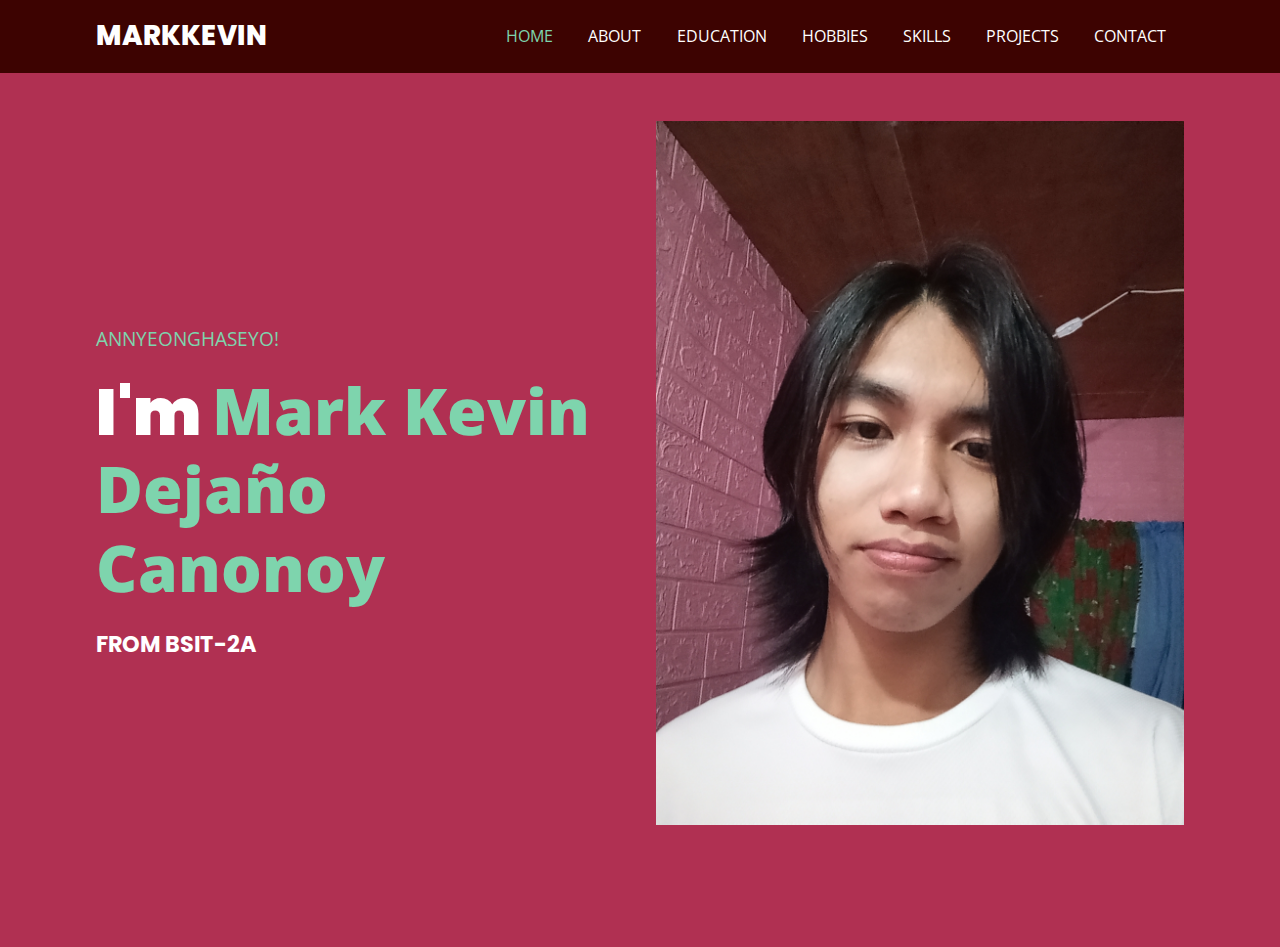
<file: index.html>
<!DOCTYPE html>
<html>
  <head>
    <meta charset="utf-8" />
    <meta http-equiv="X-UA-Compatible" content="IE=edge" />
    <title>Home</title>
    <meta name="description" content="" />
    <meta name="viewport" content="width=device-width, initial-scale=1" />
    <link rel="stylesheet" href="css/utility.css" />
    <link rel="stylesheet" href="css/style.css" />
    <link
      rel="stylesheet"
      href="https://cdnjs.cloudflare.com/ajax/libs/font-awesome/5.15.1/css/all.min.css"
      integrity="sha512-+4zCK9k+qNFUR5X+cKL9EIR+ZOhtIloNl9GIKS57V1MyNsYpYcUrUeQc9vNfzsWfV28IaLL3i96P9sdNyeRssA=="
      crossorigin="anonymous"
    />
    <link
      href="https://fonts.googleapis.com/css2?family=Open+Sans:wght@300;400;600;700;800&family=Poppins:wght@200;300;400;500;600;700;800;900&display=swap"
      rel="stylesheet"
    />
  </head>
  <body>
    <!-- navbar section -->
    <nav class="navbar">
      <div class="container">
        <div class="brand-and-toggler">
          <a href="index.html" class="navbar-brand">MarkKevin</a>
          <button type="button" class="navbar-toggler" id="navbar-toggler">
            <span>
              <i class="fas fa-bars"></i>
            </span>
          </button>
        </div>

        <div class="navbar-collapse">
          <ul class="navbar-nav">
            <li class="nav-item nav-active">
              <a href="index.html" class="nav-link">home</a>
            </li>
            <li class="nav-item">
              <a href="about.html" class="nav-link">about</a>
            </li>
            <li class="nav-item">
              <a href="education.html" class="nav-link">Education</a>
            </li>
            <li class="nav-item">
              <a href="hobbies.html" class="nav-link">hobbies</a>
            </li>
            <li class="nav-item">
              <a href="skills.html" class="nav-link">skills</a>
            </li>
            <li class="nav-item">
              <a href="projects.html" class="nav-link">projects</a>
            </li>
            <li class="nav-item">
              <a href="contact.html" class="nav-link">contact</a>
            </li>
          </ul>
        </div>
      </div>
    </nav>
    <!-- end of navbar section -->

    <!-- home page -->
    <section class="home container">
      <div class="row">
        <div class="row-left">
          <h3>Annyeonghaseyo!</h3>
          <h1>i'm <span>Mark Kevin Dejaño Canonoy</span></h1>
          <h2>From BSIT-2A</h2>
        </div>

        <div class="row-right">
          <div class="img-border">
            <div class="img-container">
              <img src="images/nawong.jpg" alt="my photo" />
            </div>
          </div>
        </div>
      </div>
    </section>
    <!-- end of home page -->
    <script src="js/script.js"></script>
  </body>
</html>
</file>
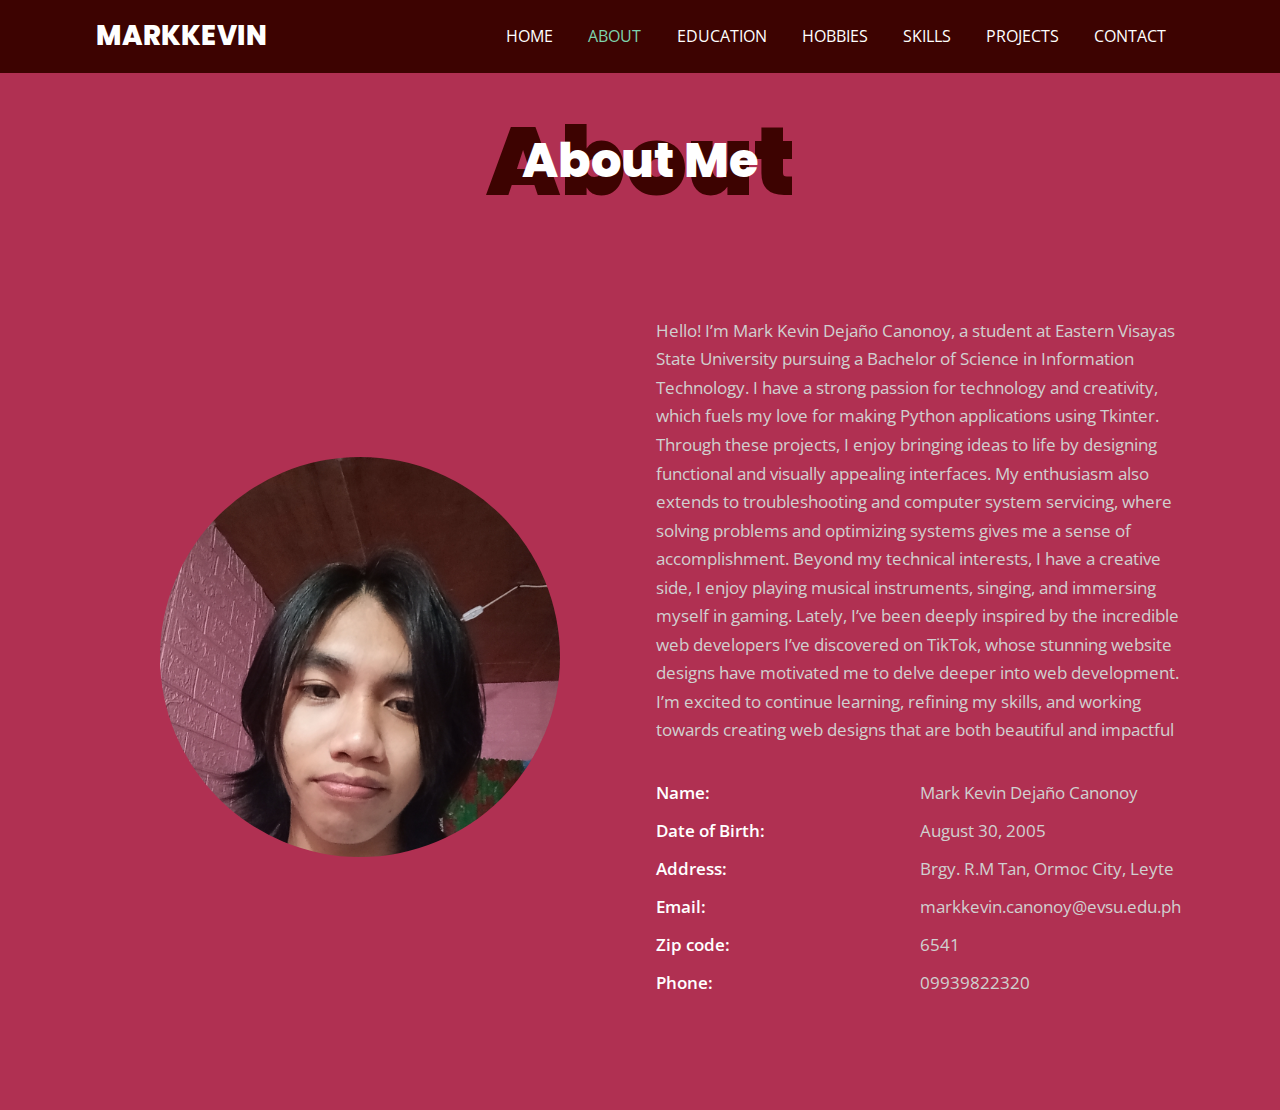
<file: about.html>
<!DOCTYPE html>
<html>
  <head>
    <meta charset="utf-8" />
    <meta http-equiv="X-UA-Compatible" content="IE=edge" />
    <title>About</title>
    <meta name="description" content="" />
    <meta name="viewport" content="width=device-width, initial-scale=1" />
    <link rel="stylesheet" href="css/utility.css" />
    <link rel="stylesheet" href="css/style.css" />
    <link
      rel="stylesheet"
      href="https://cdnjs.cloudflare.com/ajax/libs/font-awesome/5.15.1/css/all.min.css"
      integrity="sha512-+4zCK9k+qNFUR5X+cKL9EIR+ZOhtIloNl9GIKS57V1MyNsYpYcUrUeQc9vNfzsWfV28IaLL3i96P9sdNyeRssA=="
      crossorigin="anonymous"
    />
    <link
      href="https://fonts.googleapis.com/css2?family=Open+Sans:wght@300;400;600;700;800&family=Poppins:wght@200;300;400;500;600;700;800;900&display=swap"
      rel="stylesheet"
    />
  </head>
  <body>
    <!-- navbar section -->
    <nav class="navbar">
      <div class="container">
        <div class="brand-and-toggler">
          <a href="index.html" class="navbar-brand">MarkKevin</a>
          <button type="button" class="navbar-toggler" id="navbar-toggler">
            <span>
              <i class="fas fa-bars"></i>
            </span>
          </button>
        </div>

        <div class="navbar-collapse">
          <ul class="navbar-nav">
            <li class="nav-item">
              <a href="index.html" class="nav-link">home</a>
            </li>
            <li class="nav-item nav-active">
              <a href="about.html" class="nav-link">about</a>
            </li>
            <li class="nav-item">
              <a href="education.html" class="nav-link">Education</a>
            </li>
            <li class="nav-item">
              <a href="hobbies.html" class="nav-link">Hobbies</a>
            </li>
            <li class="nav-item">
              <a href="skills.html" class="nav-link">skills</a>
            </li>
            <li class="nav-item">
              <a href="projects.html" class="nav-link">projects</a>
            </li>
            <li class="nav-item">
              <a href="contact.html" class="nav-link">contact</a>
            </li>
          </ul>
        </div>
      </div>
    </nav>
    <!-- end of navbar section -->

    <!-- about page -->
    <section class="about container">
      <div class="title">
        <h2>about</h2>
        <div>
          <h2>about me</h2>
        </div>
      </div>

      <div class="row">
        <div class="row-left">
          <img src="images/nawong.jpg" alt="about photo" />
        </div>

        <div class="row-right">
          <p class="text">
            Hello! I’m Mark Kevin Dejaño Canonoy, a student at Eastern Visayas
            State University pursuing a Bachelor of Science in Information
            Technology. I have a strong passion for technology and creativity,
            which fuels my love for making Python applications using Tkinter.
            Through these projects, I enjoy bringing ideas to life by designing
            functional and visually appealing interfaces. My enthusiasm also
            extends to troubleshooting and computer system servicing, where
            solving problems and optimizing systems gives me a sense of
            accomplishment. Beyond my technical interests, I have a creative
            side, I enjoy playing musical instruments, singing, and immersing
            myself in gaming. Lately, I’ve been deeply inspired by the
            incredible web developers I’ve discovered on TikTok, whose stunning
            website designs have motivated me to delve deeper into web
            development. I’m excited to continue learning, refining my skills,
            and working towards creating web designs that are both beautiful and
            impactful
          </p>
          <div class="about-content">
            <ul>
              <li class="text">
                <span>Name: </span>
                <span>Mark Kevin Dejaño Canonoy</span>
              </li>
              <li class="text">
                <span>Date of Birth: </span>
                <span>August 30, 2005</span>
              </li>
              <li class="text">
                <span>Address: </span>
                <span>Brgy. R.M Tan, Ormoc City, Leyte</span>
              </li>
              <li class="text">
                <span>Email: </span>
                <span>markkevin.canonoy@evsu.edu.ph</span>
              </li>
              <li class="text">
                <span>Zip code: </span>
                <span>6541</span>
              </li>
              <li class="text">
                <span>Phone: </span>
                <span>09939822320</span>
              </li>
            </ul>
          </div>
        </div>
      </div>
    </section>
    <!-- end of about page -->
    <script src="js/script.js"></script>
  </body>
</html>
</file>
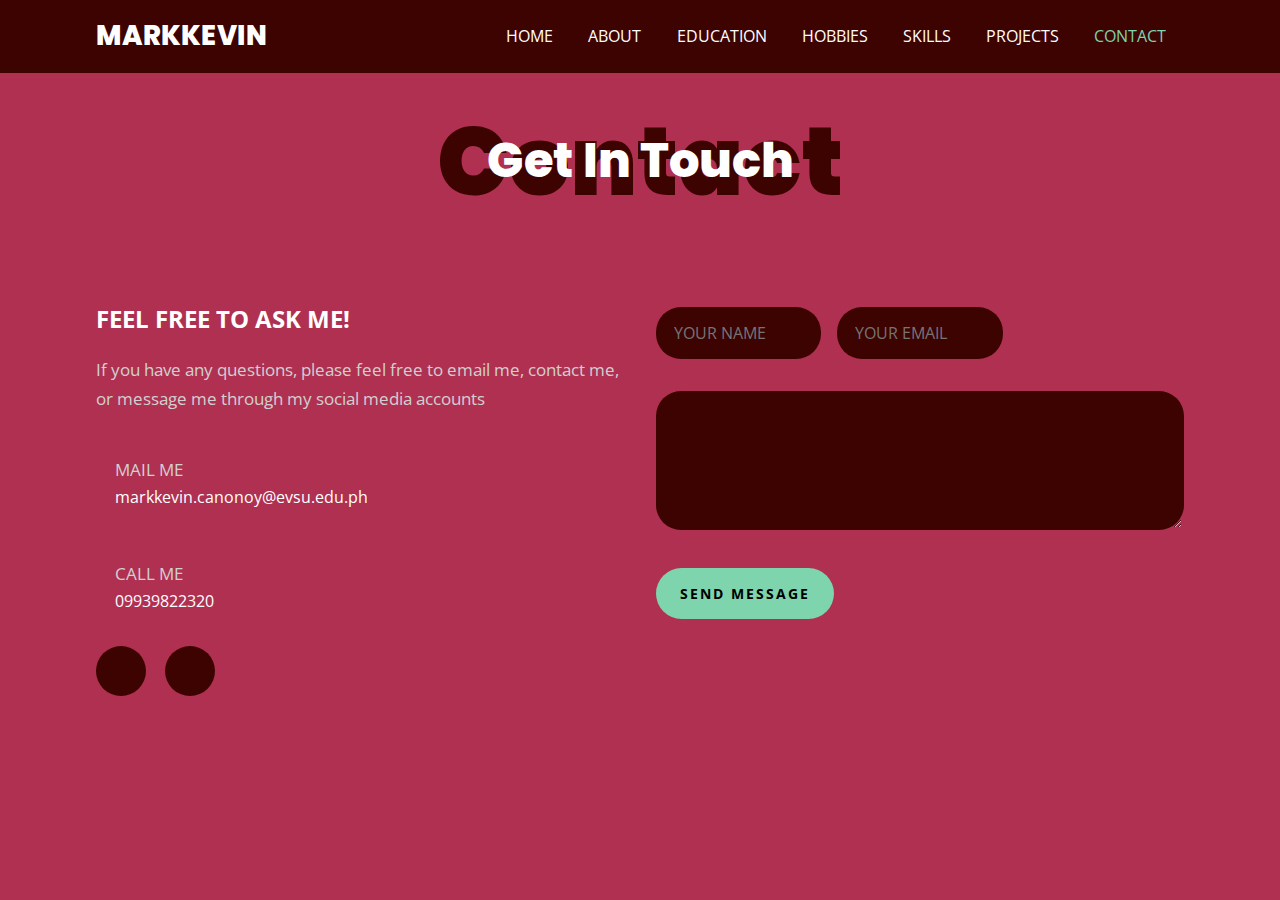
<file: contact.html>
<!DOCTYPE html>
<html>
  <head>
    <meta charset="utf-8" />
    <meta http-equiv="X-UA-Compatible" content="IE=edge" />
    <title>Contact</title>
    <meta name="description" content="" />
    <meta name="viewport" content="width=device-width, initial-scale=1" />
    <link rel="stylesheet" href="css/utility.css" />
    <link rel="stylesheet" href="css/style.css" />
    <link
      rel="stylesheet"
      href="https://cdnjs.cloudflare.com/ajax/libs/font-awesome/5.15.1/css/all.min.css"
      integrity="sha512-+4zCK9k+qNFUR5X+cKL9EIR+ZOhtIloNl9GIKS57V1MyNsYpYcUrUeQc9vNfzsWfV28IaLL3i96P9sdNyeRssA=="
      crossorigin="anonymous"
    />
    <link
      href="https://fonts.googleapis.com/css2?family=Open+Sans:wght@300;400;600;700;800&family=Poppins:wght@200;300;400;500;600;700;800;900&display=swap"
      rel="stylesheet"
    />
  </head>
  <body>
    <!-- navbar section -->
    <nav class="navbar">
      <div class="container">
        <div class="brand-and-toggler">
          <a href="index.html" class="navbar-brand">MarkKevin</a>
          <button type="button" class="navbar-toggler" id="navbar-toggler">
            <span>
              <i class="fas fa-bars"></i>
            </span>
          </button>
        </div>

        <div class="navbar-collapse">
          <ul class="navbar-nav">
            <li class="nav-item">
              <a href="index.html" class="nav-link">home</a>
            </li>
            <li class="nav-item">
              <a href="about.html" class="nav-link">about</a>
            </li>
            <li class="nav-item">
              <a href="education.html" class="nav-link">education</a>
            </li>
            <li class="nav-item">
              <a href="hobbies.html" class="nav-link">hobbies</a>
            </li>
            <li class="nav-item">
              <a href="skills.html" class="nav-link">skills</a>
            </li>
            <li class="nav-item">
              <a href="projects.html" class="nav-link">projects</a>
            </li>
            <li class="nav-item nav-active">
              <a href="contact.html" class="nav-link">contact</a>
            </li>
          </ul>
        </div>
      </div>
    </nav>
    <!-- end of navbar section -->

    <!-- contact page -->
    <section class="contact container">
      <div class="title">
        <h2>contact</h2>
        <div>
          <h2>get in touch</h2>
        </div>
      </div>

      <!--
      <p class="text">
        test
      </p> -->

      <div class="row">
        <div class="col-left">
          <h2>feel free to ask me!</h2>
          <p class="text">
            If you have any questions, please feel free to email me, contact me,
            or message me through my social media accounts
          </p>

          <div class="contact-info">
            <span><i class="fas fa-envelope-open"></i></span>
            <h3>
              <span class="text">mail me</span> <br />
              markkevin.canonoy@evsu.edu.ph
            </h3>
          </div>

          <div class="contact-info">
            <span><i class="fas fa-phone-square-alt"></i></span>
            <h3>
              <span class="text">call me</span> <br />
              09939822320
            </h3>
          </div>

          <div class="contact-social-links">
            <a
              href="https://www.facebook.com/khevz.canonoy?mibextid=ZbWKwL"
              target="_blank"
              rel="noopener noreferrer"
            >
              <i class="fab fa-facebook"></i>
            </a>
            <a
              href="https://www.instagram.com/m_0no111/profilecard/?igsh=cGJzaHNnMmpjYzZj"
              target="_blank"
              rel="noopener noreferrer"
            >
              <i class="fab fa-instagram"></i>
            </a>
          </div>
        </div>

        <div class="col-right">
          <form class="contact-form">
            <div class="form-group">
              <input type="text" placeholder="your name" />
              <input type="email" placeholder="your email" />
            </div>
            <textarea rows="5"></textarea>
            <button type="submit" class="btn">send message</button>
          </form>
        </div>
      </div>
    </section>
    <!-- end of contact page -->
    <script src="js/script.js"></script>
  </body>
</html>
</file>
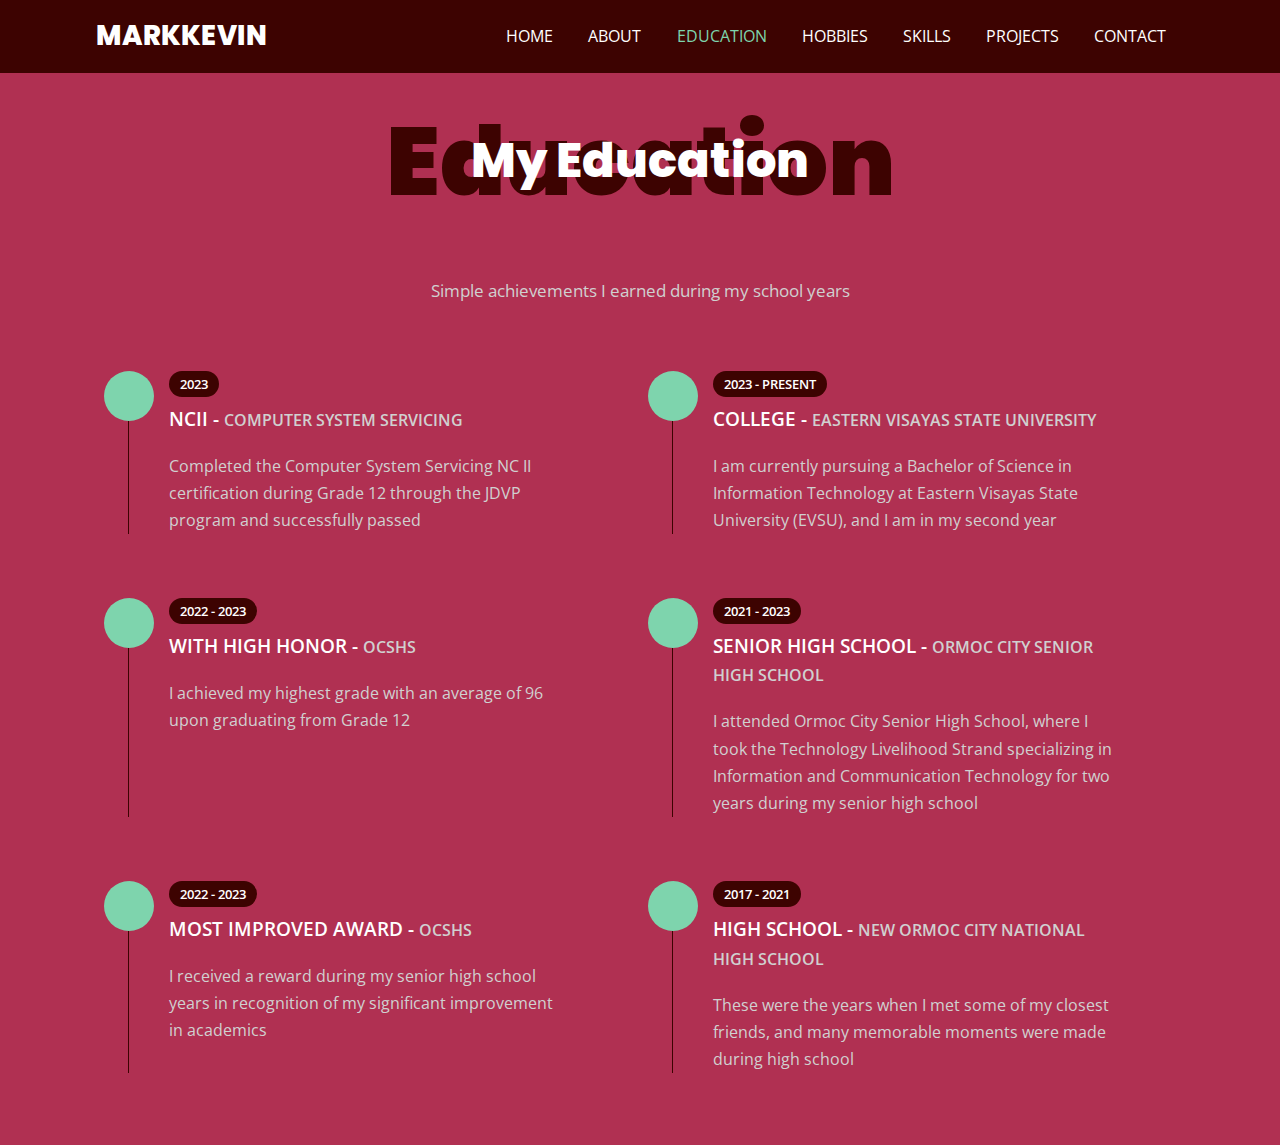
<file: education.html>
<!DOCTYPE html>
<html>
  <head>
    <meta charset="utf-8" />
    <meta http-equiv="X-UA-Compatible" content="IE=edge" />
    <title>Education</title>
    <meta name="description" content="" />
    <meta name="viewport" content="width=device-width, initial-scale=1" />
    <link rel="stylesheet" href="css/utility.css" />
    <link rel="stylesheet" href="css/style.css" />
    <link
      rel="stylesheet"
      href="https://cdnjs.cloudflare.com/ajax/libs/font-awesome/5.15.1/css/all.min.css"
      integrity="sha512-+4zCK9k+qNFUR5X+cKL9EIR+ZOhtIloNl9GIKS57V1MyNsYpYcUrUeQc9vNfzsWfV28IaLL3i96P9sdNyeRssA=="
      crossorigin="anonymous"
    />
    <link
      href="https://fonts.googleapis.com/css2?family=Open+Sans:wght@300;400;600;700;800&family=Poppins:wght@200;300;400;500;600;700;800;900&display=swap"
      rel="stylesheet"
    />
  </head>
  <body>
    <!-- navbar section -->
    <nav class="navbar">
      <div class="container">
        <div class="brand-and-toggler">
          <a href="index.html" class="navbar-brand">MarkKevin</a>
          <button type="button" class="navbar-toggler" id="navbar-toggler">
            <span>
              <i class="fas fa-bars"></i>
            </span>
          </button>
        </div>

        <div class="navbar-collapse">
          <ul class="navbar-nav">
            <li class="nav-item">
              <a href="index.html" class="nav-link">home</a>
            </li>
            <li class="nav-item">
              <a href="about.html" class="nav-link">about</a>
            </li>
            <li class="nav-item nav-active">
              <a href="education.html" class="nav-link">Education</a>
            </li>
            <li class="nav-item">
              <a href="hobbies.html" class="nav-link">Hobbies</a>
            </li>
            <li class="nav-item">
              <a href="skills.html" class="nav-link">skills</a>
            </li>
            <li class="nav-item">
              <a href="projects.html" class="nav-link">projects</a>
            </li>
            <li class="nav-item">
              <a href="contact.html" class="nav-link">contact</a>
            </li>
          </ul>
        </div>
      </div>
    </nav>
    <!-- end of navbar section -->

    <!-- education page -->
    <section class="resume container">
      <div class="title">
        <h2>Education</h2>
        <div>
          <h2>my Education</h2>
        </div>
      </div>

      <p class="text">Simple achievements I earned during my school years</p>

      <div class="row">
        <div class="item">
          <div class="icon">
            <i class="fas fa-award"></i>
          </div>
          <span>2023</span>
          <h2>NCII - <span>Computer System Servicing</span></h2>
          <p class="text">
            Completed the Computer System Servicing NC II certification during
            Grade 12 through the JDVP program and successfully passed
          </p>
        </div>

        <div class="item">
          <div class="icon">
            <i class="fas fa-graduation-cap"></i>
          </div>
          <span>2023 - present</span>
          <h2>College - <span>Eastern Visayas State University</span></h2>
          <p class="text">
            I am currently pursuing a Bachelor of Science in Information
            Technology at Eastern Visayas State University (EVSU), and I am in
            my second year
          </p>
        </div>

        <div class="item">
          <div class="icon">
            <i class="fas fa-award"></i>
          </div>
          <span>2022 - 2023</span>
          <h2>With high honor - <span>OCSHS</span></h2>
          <p class="text">
            I achieved my highest grade with an average of 96 upon graduating
            from Grade 12
          </p>
        </div>

        <div class="item">
          <div class="icon">
            <i class="fas fa-graduation-cap"></i>
          </div>
          <span>2021 - 2023</span>
          <h2>
            Senior High School - <span>Ormoc City Senior High School</span>
          </h2>
          <p class="text">
            I attended Ormoc City Senior High School, where I took the
            Technology Livelihood Strand specializing in Information and
            Communication Technology for two years during my senior high school
          </p>
        </div>

        <div class="item">
          <div class="icon">
            <i class="fas fa-award"></i>
          </div>
          <span>2022 - 2023</span>
          <h2>Most improved award - <span>OCSHS</span></h2>
          <p class="text">
            I received a reward during my senior high school years in
            recognition of my significant improvement in academics
          </p>
        </div>

        <div class="item">
          <div class="icon">
            <i class="fas fa-graduation-cap"></i>
          </div>
          <span>2017 - 2021</span>
          <h2>
            high school - <span>new ormoc city national high school</span>
          </h2>
          <p class="text">
            These were the years when I met some of my closest friends, and many
            memorable moments were made during high school
          </p>
        </div>
      </div>
    </section>
    <!-- end of education page -->
    <script src="js/script.js"></script>
  </body>
</html>
</file>
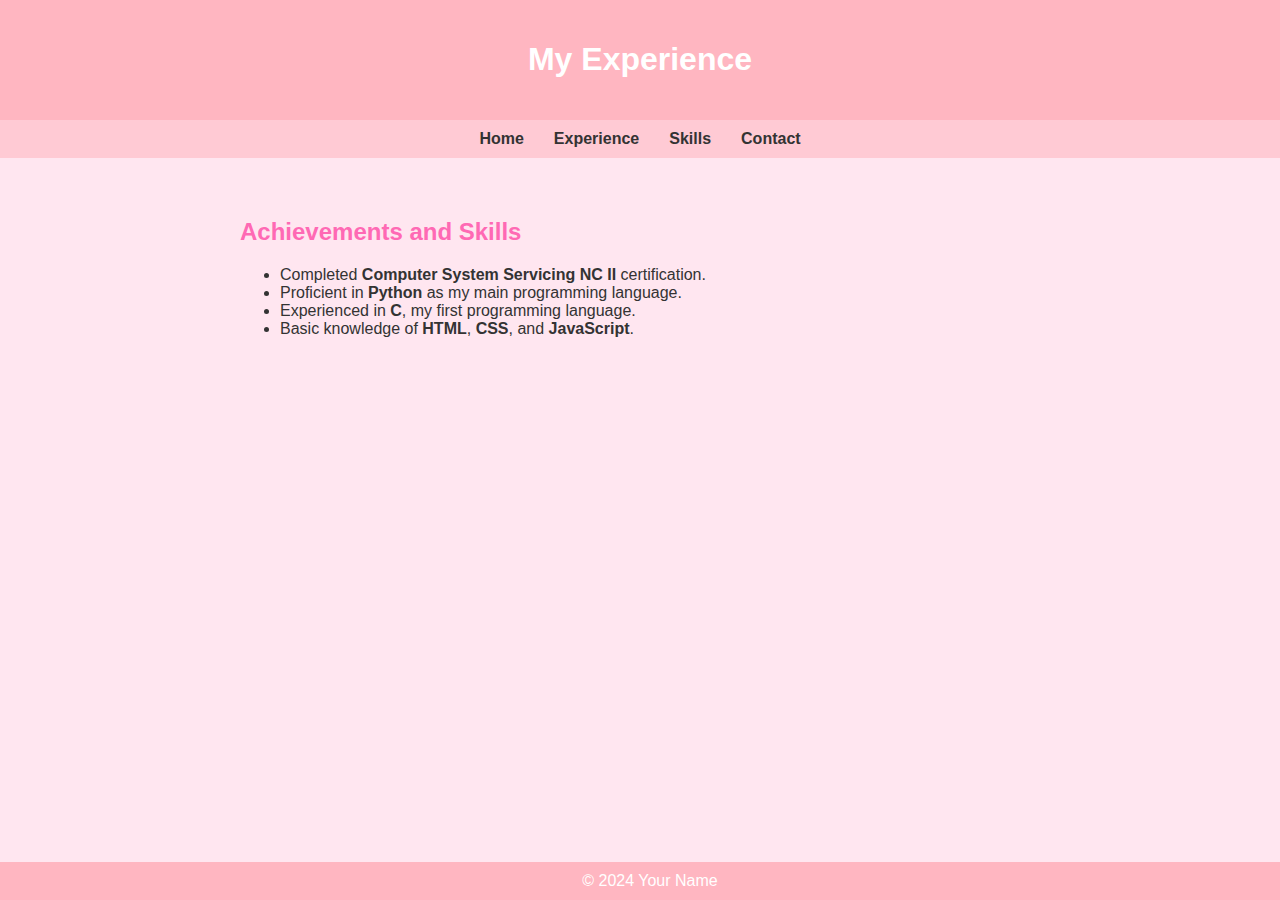
<file: experience.html>
<!DOCTYPE html>
<html lang="en">
  <head>
    <meta charset="UTF-8" />
    <meta name="viewport" content="width=device-width, initial-scale=1.0" />
    <title>Experience</title>
    <style>
      body {
        font-family: Arial, sans-serif;
        margin: 0;
        padding: 0;
        background-color: #ffe6f0;
        color: #333;
      }

      header {
        background-color: #ffb6c1;
        color: white;
        text-align: center;
        padding: 20px;
      }

      nav {
        display: flex;
        justify-content: center;
        background-color: #ffcad4;
        padding: 10px;
      }

      nav a {
        text-decoration: none;
        color: #333;
        margin: 0 15px;
        font-weight: bold;
        transition: color 0.3s;
      }

      nav a:hover {
        color: #ff69b4;
      }

      main {
        text-align: center;
        padding: 40px 20px;
      }

      footer {
        background-color: #ffb6c1;
        color: white;
        text-align: center;
        padding: 10px;
        position: fixed;
        bottom: 0;
        width: 100%;
      }

      .content {
        max-width: 800px;
        margin: 0 auto;
        text-align: left;
      }

      h2 {
        color: #ff69b4;
      }
    </style>
  </head>
  <body>
    <header>
      <h1>My Experience</h1>
    </header>

    <nav>
      <a href="index.html">Home</a>
      <a href="experience.html">Experience</a>
      <a href="skills.html">Skills</a>
      <a href="contact.html">Contact</a>
    </nav>

    <main>
      <div class="content">
        <h2>Achievements and Skills</h2>
        <ul>
          <li>
            Completed
            <strong>Computer System Servicing NC II</strong> certification.
          </li>
          <li>
            Proficient in <strong>Python</strong> as my main programming
            language.
          </li>
          <li>
            Experienced in <strong>C</strong>, my first programming language.
          </li>
          <li>
            Basic knowledge of <strong>HTML</strong>, <strong>CSS</strong>, and
            <strong>JavaScript</strong>.
          </li>
        </ul>
      </div>
    </main>

    <footer>&copy; 2024 Your Name</footer>
  </body>
</html>
</file>
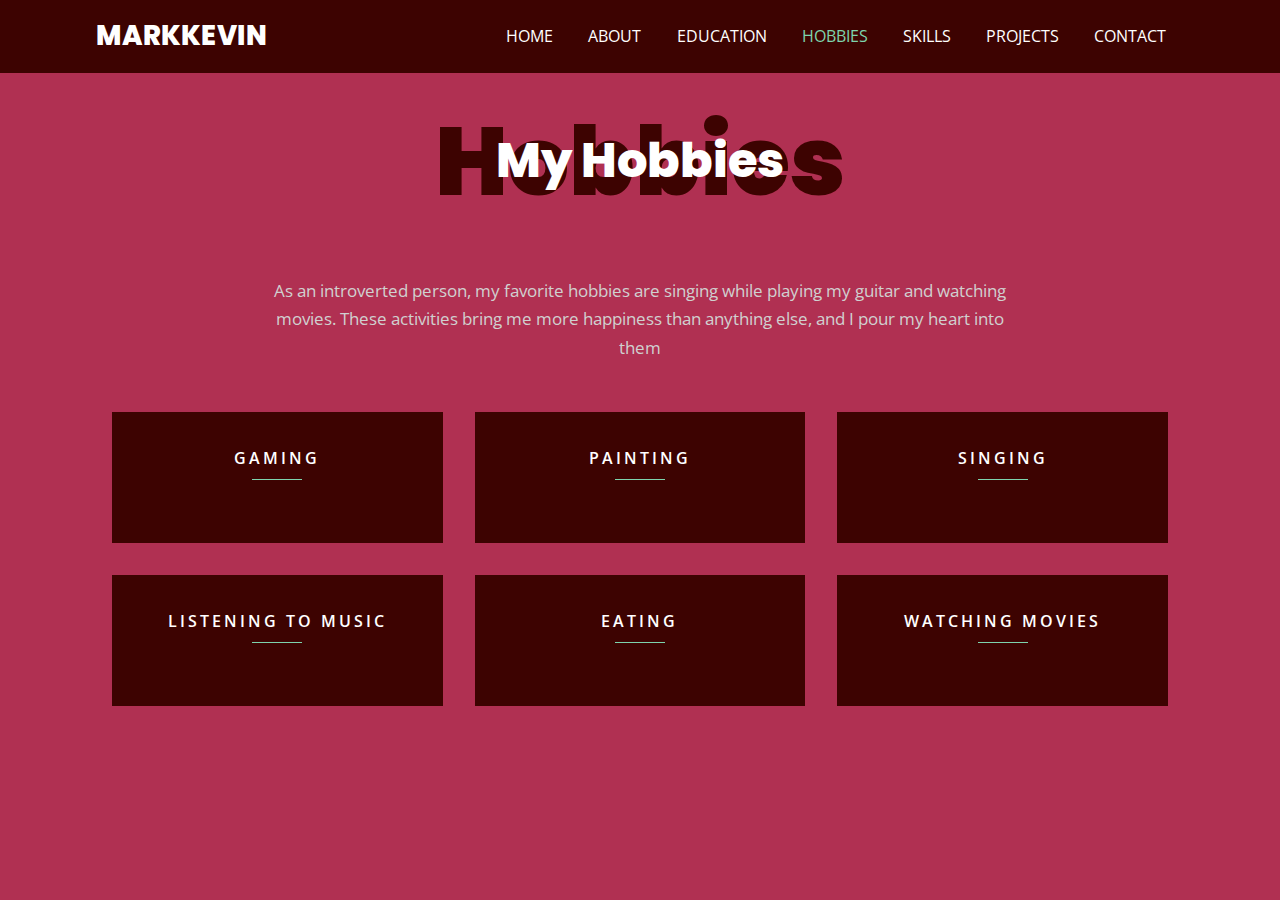
<file: hobbies.html>
<!DOCTYPE html>
<html>
  <head>
    <meta charset="utf-8" />
    <meta http-equiv="X-UA-Compatible" content="IE=edge" />
    <title>Hobbies</title>
    <meta name="description" content="" />
    <meta name="viewport" content="width=device-width, initial-scale=1" />
    <link rel="stylesheet" href="css/utility.css" />
    <link rel="stylesheet" href="css/style.css" />
    <link
      rel="stylesheet"
      href="https://cdnjs.cloudflare.com/ajax/libs/font-awesome/5.15.1/css/all.min.css"
      integrity="sha512-+4zCK9k+qNFUR5X+cKL9EIR+ZOhtIloNl9GIKS57V1MyNsYpYcUrUeQc9vNfzsWfV28IaLL3i96P9sdNyeRssA=="
      crossorigin="anonymous"
    />
    <link
      href="https://fonts.googleapis.com/css2?family=Open+Sans:wght@300;400;600;700;800&family=Poppins:wght@200;300;400;500;600;700;800;900&display=swap"
      rel="stylesheet"
    />
  </head>
  <body>
    <!-- navbar section -->
    <nav class="navbar">
      <div class="container">
        <div class="brand-and-toggler">
          <a href="index.html" class="navbar-brand">MarkKevin</a>
          <button type="button" class="navbar-toggler" id="navbar-toggler">
            <span>
              <i class="fas fa-bars"></i>
            </span>
          </button>
        </div>

        <div class="navbar-collapse">
          <ul class="navbar-nav">
            <li class="nav-item">
              <a href="index.html" class="nav-link">home</a>
            </li>
            <li class="nav-item">
              <a href="about.html" class="nav-link">about</a>
            </li>
            <li class="nav-item">
              <a href="education.html" class="nav-link">education</a>
            </li>
            <li class="nav-item nav-active">
              <a href="hobbies.html" class="nav-link">hobbies</a>
            </li>
            <li class="nav-item">
              <a href="skills.html" class="nav-link">skills</a>
            </li>
            <li class="nav-item">
              <a href="projects.html" class="nav-link">projects</a>
            </li>
            <li class="nav-item">
              <a href="contact.html" class="nav-link">contact</a>
            </li>
          </ul>
        </div>
      </div>
    </nav>
    <!-- end of navbar section -->

    <!-- hobbby page -->
    <section class="services container">
      <div class="title">
        <h2>Hobbies</h2>
        <div>
          <h2>my Hobbies</h2>
        </div>
      </div>

      <p class="text">
        As an introverted person, my favorite hobbies are singing while playing
        my guitar and watching movies. These activities bring me more happiness
        than anything else, and I pour my heart into them
      </p>

      <div class="row">
        <div class="item">
          <span><i class="fa fa-gamepad"></i></span>
          <h2>Gaming</h2>
        </div>

        <div class="item">
          <span><i class="fa fa-palette"></i></span>
          <h2>Painting</h2>
        </div>

        <div class="item">
          <span><i class="fa fa-microphone"></i></span>
          <h2>Singing</h2>
        </div>

        <div class="item">
          <span><i class="fa fa-headphones"></i></span>
          <h2>Listening to Music</h2>
        </div>

        <div class="item">
          <span><i class="fa fa-utensils"></i></span>
          <h2>Eating</h2>
        </div>

        <div class="item">
          <span><i class="fa fa-film"></i></span>
          <h2>Watching Movies</h2>
        </div>
      </div>
    </section>
    <!-- end of hobby page -->
    <script src="js/script.js"></script>
  </body>
</html>
</file>
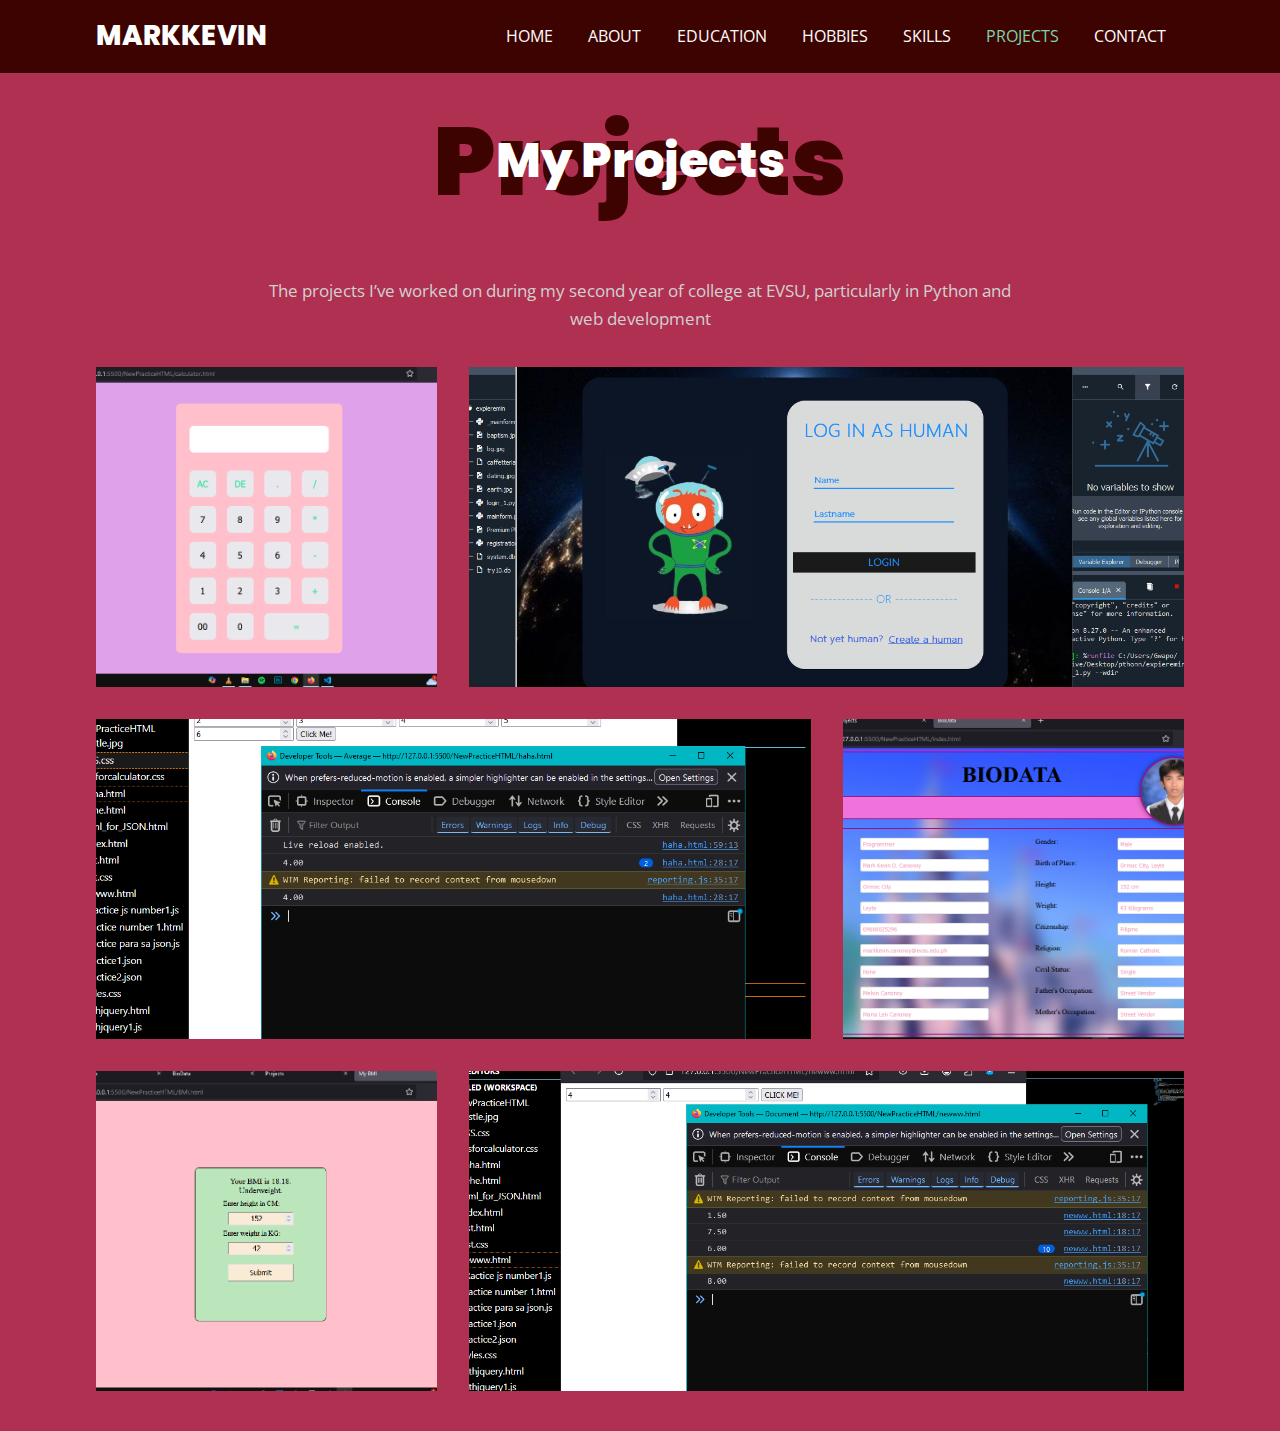
<file: projects.html>
<!DOCTYPE html>
<html>
  <head>
    <meta charset="utf-8" />
    <meta http-equiv="X-UA-Compatible" content="IE=edge" />
    <title>Projects</title>
    <meta name="description" content="" />
    <meta name="viewport" content="width=device-width, initial-scale=1" />
    <link rel="stylesheet" href="css/utility.css" />
    <link rel="stylesheet" href="css/style.css" />
    <link
      rel="stylesheet"
      href="https://cdnjs.cloudflare.com/ajax/libs/font-awesome/5.15.1/css/all.min.css"
      integrity="sha512-+4zCK9k+qNFUR5X+cKL9EIR+ZOhtIloNl9GIKS57V1MyNsYpYcUrUeQc9vNfzsWfV28IaLL3i96P9sdNyeRssA=="
      crossorigin="anonymous"
    />
    <link
      href="https://fonts.googleapis.com/css2?family=Open+Sans:wght@300;400;600;700;800&family=Poppins:wght@200;300;400;500;600;700;800;900&display=swap"
      rel="stylesheet"
    />
  </head>
  <body>
    <!-- navbar section -->
    <nav class="navbar">
      <div class="container">
        <div class="brand-and-toggler">
          <a href="index.html" class="navbar-brand">MarkKevin</a>
          <button type="button" class="navbar-toggler" id="navbar-toggler">
            <span>
              <i class="fas fa-bars"></i>
            </span>
          </button>
        </div>

        <div class="navbar-collapse">
          <ul class="navbar-nav">
            <li class="nav-item">
              <a href="index.html" class="nav-link">home</a>
            </li>
            <li class="nav-item">
              <a href="about.html" class="nav-link">about</a>
            </li>
            <li class="nav-item">
              <a href="education.html" class="nav-link">education</a>
            </li>
            <li class="nav-item">
              <a href="hobbies.html" class="nav-link">hobbies</a>
            </li>
            <li class="nav-item">
              <a href="skills.html" class="nav-link">skills</a>
            </li>
            <li class="nav-item nav-active">
              <a href="projects.html" class="nav-link">projects</a>
            </li>
            <li class="nav-item">
              <a href="contact.html" class="nav-link">contact</a>
            </li>
          </ul>
        </div>
      </div>
    </nav>
    <!-- end of navbar section -->

    <!-- projects page -->
    <section class="projects container">
      <div class="title">
        <h2>projects</h2>
        <div>
          <h2>my projects</h2>
        </div>
      </div>

      <p class="text">
        The projects I’ve worked on during my second year of college at EVSU,
        particularly in Python and web development
      </p>

      <div class="row">
        <div class="item">
          <div class="item-overlay">
            <a href="#">Simple Calculator using eval() function</a>
            <h3>HTML and CSS</h3>
          </div>
        </div>

        <div class="item">
          <div class="item-overlay">
            <a href="#">Simple Login System using MySQL</a>
            <h3>Python</h3>
          </div>
        </div>

        <div class="item">
          <div class="item-overlay">
            <a href="#">5 Inputs and get the Average</a>
            <h3>HTML and JavaScript</h3>
          </div>
        </div>

        <div class="item">
          <div class="item-overlay">
            <a href="#">Simple BioData</a>
            <h3>HTML and CSS</h3>
          </div>
        </div>

        <div class="item">
          <div class="item-overlay">
            <a href="#">Simple BMI Calculator</a>
            <h3>HTML and CSS</h3>
          </div>
        </div>

        <div class="item">
          <div class="item-overlay">
            <a href="#">Calculates the Height of the triangle</a>
            <h3>HTML and JavaScript</h3>
          </div>
        </div>
      </div>
    </section>
    <!-- end of projects page -->
    <script src="js/script.js"></script>
  </body>
</html>
</file>
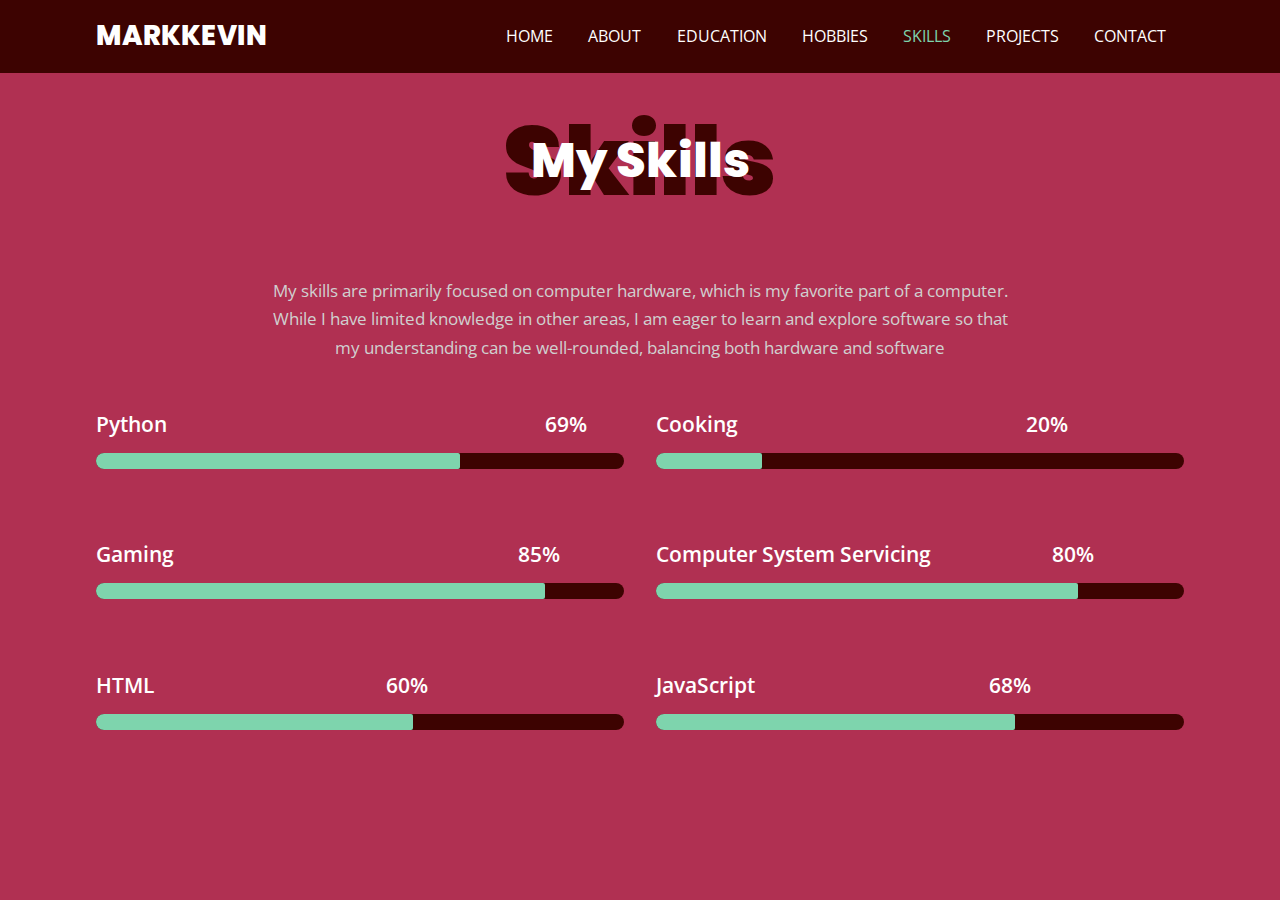
<file: skills.html>
<!DOCTYPE html>
<html>
  <head>
    <meta charset="utf-8" />
    <meta http-equiv="X-UA-Compatible" content="IE=edge" />
    <title>Skills</title>
    <meta name="description" content="" />
    <meta name="viewport" content="width=device-width, initial-scale=1" />
    <link rel="stylesheet" href="css/utility.css" />
    <link rel="stylesheet" href="css/style.css" />
    <link
      rel="stylesheet"
      href="https://cdnjs.cloudflare.com/ajax/libs/font-awesome/5.15.1/css/all.min.css"
      integrity="sha512-+4zCK9k+qNFUR5X+cKL9EIR+ZOhtIloNl9GIKS57V1MyNsYpYcUrUeQc9vNfzsWfV28IaLL3i96P9sdNyeRssA=="
      crossorigin="anonymous"
    />
    <link
      href="https://fonts.googleapis.com/css2?family=Open+Sans:wght@300;400;600;700;800&family=Poppins:wght@200;300;400;500;600;700;800;900&display=swap"
      rel="stylesheet"
    />
  </head>
  <body>
    <!-- navbar section -->
    <nav class="navbar">
      <div class="container">
        <div class="brand-and-toggler">
          <a href="index.html" class="navbar-brand">MarkKevin</a>
          <button type="button" class="navbar-toggler" id="navbar-toggler">
            <span>
              <i class="fas fa-bars"></i>
            </span>
          </button>
        </div>

        <div class="navbar-collapse">
          <ul class="navbar-nav">
            <li class="nav-item">
              <a href="index.html" class="nav-link">home</a>
            </li>
            <li class="nav-item">
              <a href="about.html" class="nav-link">about</a>
            </li>
            <li class="nav-item">
              <a href="education.html" class="nav-link">education</a>
            </li>
            <li class="nav-item">
              <a href="hobbies.html" class="nav-link">hobbies</a>
            </li>
            <li class="nav-item nav-active">
              <a href="skills.html" class="nav-link">skills</a>
            </li>
            <li class="nav-item">
              <a href="projects.html" class="nav-link">projects</a>
            </li>
            <li class="nav-item">
              <a href="contact.html" class="nav-link">contact</a>
            </li>
          </ul>
        </div>
      </div>
    </nav>
    <!-- end of navbar section -->

    <!-- skills page -->
    <section class="skills container">
      <div class="title">
        <h2>skills</h2>
        <div>
          <h2>my skills</h2>
        </div>
      </div>

      <p class="text">
        My skills are primarily focused on computer hardware, which is my
        favorite part of a computer. While I have limited knowledge in other
        areas, I am eager to learn and explore software so that my understanding
        can be well-rounded, balancing both hardware and software
      </p>

      <div class="row">
        <div class="item">
          <div class="item-text">
            <span>Python</span>
            <span class="w-90">69%</span>
          </div>
          <div class="progress">
            <div class="progress-bar w-90"></div>
          </div>
        </div>

        <div class="item">
          <div class="item-text">
            <span>Cooking</span>
            <span class="w-75">20%</span>
          </div>
          <div class="progress">
            <div class="progress-bar w-75"></div>
          </div>
        </div>

        <div class="item">
          <div class="item-text">
            <span>Gaming</span>
            <span class="w-85">85%</span>
          </div>
          <div class="progress">
            <div class="progress-bar w-85"></div>
          </div>
        </div>

        <div class="item">
          <div class="item-text">
            <span>Computer System Servicing</span>
            <span class="w-80">80%</span>
          </div>
          <div class="progress">
            <div class="progress-bar w-80"></div>
          </div>
        </div>

        <div class="item">
          <div class="item-text">
            <span>HTML</span>
            <span class="w-60">60%</span>
          </div>
          <div class="progress">
            <div class="progress-bar w-60"></div>
          </div>
        </div>

        <div class="item">
          <div class="item-text">
            <span>JavaScript</span>
            <span class="w-68">68%</span>
          </div>
          <div class="progress">
            <div class="progress-bar w-68"></div>
          </div>
        </div>
      </div>
    </section>
    <!-- end of skills page -->
    <script src="js/script.js"></script>
  </body>
</html>
</file>
<file: css/utility.css>
/* setup and common stylings */
:root{
    --poppins: 'Poppins', sans-serif;
    --sans: 'Open Sans', sans-serif;
    --green: #7ED4AD;
    --black:  #B03052 ;
    --nero: #3D0301;
    --transition: all 0.4s ease;
}
*{
    box-sizing: border-box;
    padding: 0;
    margin: 0;
    font-family: var(--sans);
}
body{
    color: #fff;
    line-height: 1.5;
    background: var(--black);
    overflow-x: hidden;
}
a{
    color: #fff;
    text-decoration: none;
}
img{
    width: 100%;
    display: block;
}
ul li{
    list-style-type: none;
}
h1, h2, h3, h4, h5, h6, p{
    padding: 0.6rem 0;
}

/* button */
.btn{
    border: none;
    margin: 1rem 0;
    border-radius: 35px;
    background: var(--green);
    font-size: 0.9rem;
    text-transform: uppercase;
    padding: 1rem 1.5rem;
    font-weight: 700;
    letter-spacing: 2px;
    display: inline-block;
    cursor: pointer;
    transition: var(--transition);
}
.btn:hover{
    opacity: 0.7;
}

.text{
    font-size: 1.05rem;
    color: #d0d0d0;
    line-height: 1.7;
}

/* title */
.title{
    position: relative;
}
.title > h2{
    font-size: 3rem;
    font-family: var(--poppins);
    text-align: center;
    text-transform: capitalize;
    font-weight: 900;
    color: var(--nero);
}
.title div{
    position: absolute;
    top: 50%;
    left: 50%;
    text-align: center;
    width: 100%;
    transform: translate(-50%, -50%);
}
.title div h2{
    text-transform: capitalize;
    font-size: 2rem;
    font-family: var(--poppins);
    font-weight: 800;
}
.container{
    width: 90vw;
    margin: 0 auto;
}

@media screen and (min-width: 500px){
    .title > h2{
        font-size: 6rem;
    }
    .title div h2{
        font-size: 3rem;
    }
}

@media screen and (min-width: 992px){
    .container{
        width: 88vw;
    }
}
@media screen and (min-width: 1200px){
    .container{
        width: 85vw;
    }
}

/* animation and transition stopper styling */
.resize-animation-stopper *{
    animation: none !important;
    transition: none !important;
}
</file>
<file: css/style.css>
/* #### navbar #### */
.navbar{
    position: fixed;
    z-index: 999;
    top: 0;
    left: 0;
    background: var(--nero);
    width: 100%;
}
.brand-and-toggler{
    display: flex;
    justify-content: space-between;
    padding: 1rem 0;
}
.navbar-brand{
    text-transform: uppercase;
    font-family: var(--poppins);
    font-size: 1.7rem;
    font-weight: 800;
}
.navbar-toggler{
    border: none;
    font-size: 1.7rem;
    background: none;
    color: #fff;
    cursor: pointer;
    outline: none;
    transition: var(--transition);
}
.navbar-toggler:hover{
    opacity: 0.8;
}
.navbar-collapse{
    height: 0;
    overflow: hidden;
    transition: var(--transition);
}
.nav-item{
    text-align: center;
    padding: 0.6rem;
    position: relative;
}
.nav-item::after{
    content: "";
    position: absolute;
    bottom: 4px;
    left: 50%;
    transform: translateX(-50%);
    border-radius: 5px;
    width: 0;
    height: 2px;
    background: var(--green);
    transition: var(--transition);
}
.nav-item:hover::after{
    width: 100px;
}
.nav-link{
    text-transform: uppercase;
    font-size: 1.2rem;
    transition: var(--transition);
}
.nav-link:hover{
    color: var(--green);
}
.nav-active .nav-link{
    color: var(--green);
}

/*** show nav class ***/
.showNav{
    height: 385px;
}

/* #### HOME PAGE #### */
.home{
    padding: 5rem 0 2.5rem 0;
}
.home .row > div{
    height: 60vh;
    display: flex;
    flex-direction: column;
    justify-content: center;
    align-items: center;
    border: 2px solid var(--nero);
    border-radius: 10px;
    margin: 2rem 0;
}
.home .row-left{
    text-align: center;
}
.home .row-left h3{
    color: var(--green);
    font-weight: 400;
    text-transform: uppercase;
}
.home .row-left h1{
    font-size: 2rem;
    font-family: var(--poppins);
    text-transform: capitalize;
    line-height: 1.2;
    font-weight: 900;
}
.home .row-left h1 span{
    color: var(--green);
}
.home .row-left h2{
    text-transform: uppercase;
    font-family: var(--poppins);
    font-size: 1rem;
}
.home-pg-btn{
    display: flex;
    margin: 1rem 0;
}
.home-pg-btn button{
    padding: 0.8rem;
    margin-right: 0.6rem;
    border: 1px solid #f7f7f7;
}
.home-pg-btn button:first-child{
    border-color: var(--green);
}
.home-pg-btn button:last-child{
    background: transparent;
    color: #fff;
}
.home .img-container{
    position: relative;
    width: 240px;
    height: 240px;
    border-radius: 50%;
    overflow: hidden;
}
.home .img-border{
    background: var(--nero);
    width: 245px;
    height: 245px;
    border-radius: 50%;
    display: flex;
    justify-content: center;
    align-items: center;
}

/* #### ABOUT PAGE #### */
.about{
    padding: 5rem 0 2.5rem 0;
}
.about .row-right{
    padding: 3rem 0;
}
.about .row-right p{
    margin: 1rem 0;
}
.about-content{
    margin: 1.5rem 0;
}
.about-content li{
    display: flex;
    margin: 0.6rem 0;
}
.about-content li span{
    flex: 1;
}
.about-content li span:first-child{
    color: #fff;
    font-weight: 600;
}
.about .row-right h3{
    color: var(--green);
    font-size: 1.5rem;
}
.about .row-right h3 span{
    color: #fff;
    font-weight: 400;
}

/* #### RESUME PAGE #### */
.resume{
    padding: 5rem 0 2.5rem 0;
}
.resume > .text{
    width: 70%;
    margin: 1.5rem auto;
    text-align: center;
}
.resume .item{
    padding: 0 2.5rem;
    margin: 2rem;
    border-left: 1px solid var(--nero);
    position: relative;
}
.resume .item > span{
    background: var(--nero);
    border-radius: 15px;
    padding: 0.25rem 0.7rem;
    text-transform: uppercase;
    font-size: 0.8rem;
    font-weight: 600;
}
.resume .item h2{
    text-transform: uppercase;
    font-weight: 600;
    font-size: 1.2rem;
}
.resume .item h2 span{
    font-size: 1rem;
    color: #d0d0d0;
}
.resume .item .text{
    font-size: 1rem;
    padding-bottom: 0;
}
.resume .icon{
    position: absolute;
    top: 0;
    width: 50px;
    height: 50px;
    background: var(--green);
    border-radius: 50%;
    display: flex;
    justify-content: center;
    align-items: center;
    left: -25px;
}

/* #### SERVICES PAGE #### */
.services{
    padding: 5rem 0 2.5rem 0;
}
.services > .text{
    width: 70%;
    margin: 1.5rem auto;
    text-align: center;
}
.services .item{
    text-align: center;
    padding: 1.5rem 0 4rem 0;
    background: var(--nero);
    margin: 1.5rem 0;
    cursor: pointer;
    transition: var(--transition);
}
.services .item span{
    font-size: 5rem;
    color: var(--green);
}
.services .item h2{
    text-transform: uppercase;
    font-size: 1rem;
    font-weight: 600;
    letter-spacing: 3px;
    position: relative;
}
.services .item h2::after{
    content: "";
    position: absolute;
    bottom: 0;
    background: var(--green);
    width: 50px;
    height: 0.5px;
    left: 50%;
    transform: translateX(-50%);
}
.services .item:hover{
    background: var(--green);
}
.services .item:hover span{
    color: #fff;
}
.services .item:hover h2{
    color: var(--black);
}
.services .item:hover h2::after{
    background: var(--black);
}
.services .btn{
    margin: 2.5rem auto 1rem auto;
    display: block;
}


/* #### SKILLS PAGE #### */
.skills{
    padding: 5rem 0 2.5rem 0;
}
.skills > .text{
    width: 70%;
    margin: 1.5rem auto;
    text-align: center;
}
.skills .row{
    margin: 1rem 0;
}
.skills .item{
    padding: 0.5rem 0;
    margin: 0.3rem 0;
}
.skills .item-text{
    display: flex;
    justify-content: flex-start;
    font-weight: 600;
    font-size: 1.3rem;
    position: relative;
}
.skills .item-text span:last-child{
    position: absolute;
}
.skills .item-text .w-90{
    margin-left: 85%;
}
.skills .item-text .w-75{
    margin-left: 70%;
}
.skills .item-text .w-85{
    margin-left: 80%;
}
.skills .item-text .w-80{
    margin-left: 75%;
}
.skills .item-text .w-60{
    margin-left: 55%;
}
.skills .item-text .w-68{
    margin-left: 63%;
}
.progress{
    margin: 0.8rem 0;
    border-radius: 10px;
    height: 16px;
    width: 100%;
    background-color: var(--nero);
    overflow: hidden;
}
.progress-bar{
    background: var(--green);
    height: 100%;
    border-top-right-radius: 2px;
    border-bottom-right-radius: 2px;
}
.progress-bar.w-90{
    width: 69%;
}
.progress-bar.w-75{
    width: 20%;
}
.progress-bar.w-85{
    width: 85%;
}
.progress-bar.w-80{
    width: 80%;
}
.progress-bar.w-60{
    width: 60%;
}
.progress-bar.w-68{
    width: 68%;
}

/* #### PROJECTS PAGE #### */
.projects{
    padding: 5rem 0 2.5rem 0;
}
.projects > .text{
    width: 70%;
    margin: 1.5rem auto;
    text-align: center;
}
.projects .item{
    margin: 2rem 0;
    height: 320px;
    width: 100%;
    position: relative;
}
.projects .row .item:nth-child(1){
    background: url(../images/calculator.png) center/cover no-repeat;
}
.projects .row .item:nth-child(2){
    background: url(../images/login.png) center/cover no-repeat;
}
.projects .row .item:nth-child(3){
    background: url(../images/average.PNG) center/cover no-repeat;
}
.projects .row .item:nth-child(4){
    background: url(../images/biodata.PNG) center/cover no-repeat;
}
.projects .row .item:nth-child(5){
    background: url(../images/bmi.PNG) center/cover no-repeat;
}
.projects .row .item:nth-child(6){
    background: url(../images/triangle.PNG) center/cover no-repeat;
}
.projects .item .item-overlay{
    position: absolute;
    top: 0;
    left: 0;
    width: 100%;
    height: 100%;
    background: var(--green);
    text-align: center;
    display: flex;
    flex-direction: column;
    justify-content: center;
    padding: 1.5rem;
    opacity: 0;
    transition: var(--transition);
}
.projects .item .item-overlay a{
    text-transform: capitalize;
    font-size: 1.25rem;
    font-weight: 400;
    font-family: var(--poppins);
}
.projects .item .item-overlay h3{
    text-transform: uppercase;
    font-size: 1rem;
    letter-spacing: 3px;
}
.projects .item:hover .item-overlay{
    opacity: 0.9;
}

/* #### BLOG PAGE #### */
.blog{
    padding: 5rem 0 2.5rem 0;
}
.blog > .text{
    width: 70%;
    margin: 1.5rem auto;
    text-align: center;
}
.blog .item{
    margin: 1rem 0;
    background: var(--nero);
    border-radius: 5px;;
    overflow: hidden;
}
.blog .item .item-img{
    border-bottom: 8px solid var(--green);
    overflow: hidden;
}
.blog .item .item-img img{
    transition: var(--transition);
}
.blog .item .item-img:hover img{
    transform: scale(1.2);
}
.blog .item .item-content{
    padding: 1.5rem;
}
.blog .item .item-content span{
    color: var(--green);
    text-transform: uppercase;
}
.blog .item .item-content span .fas{
    font-size: 0.85rem;
}
.blog .item .item-content h2{
    font-family: var(--poppins);
    font-weight: 400;
    font-size: 1.4rem;
}
.blog .pagination{
    margin: 3rem 0 0.5rem 0;
    display: flex;
    align-items: center;
    justify-content: center;
}
.blog .page-link{
    background: var(--nero);
    display: block;
    width: 50px;
    height: 50px;
    margin: 0 0.6rem;
    display: flex;
    justify-content: center;
    align-items: center;
    border-radius: 50%;
    font-weight: 700;
    transition: var(--transition);
}

.blog .page-link:nth-child(2){
    background: var(--green);
}
.blog .page-link:hover{
    background: var(--green);
}

/* #### CONTACT PAGE #### */
.contact{
    padding: 5rem 0 2.5rem 0;
}
.contact > .text{
    width: 70%;
    margin: 1.5rem auto;
    text-align: center;
}
.contact .row{
    margin: 1rem 0;
}
.contact .row > div{
    margin: 2.5rem 0;
    padding: 2rem 0;
}
.contact .col-left h2{
    text-transform: uppercase;
}
.contact .contact-info{
    margin: 1rem 0;
    padding: 0.5rem 0;
    display: flex;
    align-items: center;
}
.contact .contact-info > span{
    color: var(--green);
    font-size: 2.6rem;
    margin-right: 1.2rem;
}
.contact .contact-info h3{
    font-size: 1rem;
    font-weight: 400;
}
.contact .contact-info h3 span{
    text-transform: uppercase;
    font-size: 1.05rem;
}
.contact .contact-social-links{
    display: flex;
}
.contact .contact-social-links a{
    display: block;
    width: 50px;
    height: 50px;
    background: var(--nero);
    margin: 0 0.6rem;
    display: flex;
    justify-content: center;
    align-items: center;
    border-radius: 50%;
    transition: var(--transition);
}
.contact .contact-social-links a:first-child{
    margin-left: 0;
}
.contact .contact-social-links a:hover{
    background: var(--green);
}
.contact-form input, .contact-form textarea{
    width: 100%;
    margin: 1rem 0;
    background: var(--nero);
    border: 2px solid transparent;
    font-size: 1rem;
    padding: 0.8rem 1rem;
    border-radius: 25px;
    outline: 0;
    caret-color: #fff;
}
.contact-form input:focus, .contact-form textarea:focus{
    border-color: var(--green);
}
.contact-form input::placeholder,
.contact-form textarea::placeholder{
    text-transform: uppercase;
}




/* #### footer #### */
.footer{
    padding: 2.5rem 0;
    border-top: 1.5px solid #252525;
}
.footer-title{
    text-transform: capitalize;
    font-size: 1.3rem;
    font-family: var(--poppins);
    font-weight: 700;
}
.footer .col{
    text-align: center;
    padding: 1rem 0;
}
.footer .col:first-child .text{
    width: 80%;
    margin: 0 auto;
}
.social-links{
    display: flex;
    justify-content: center;
}
.social-links a{
    background: var(--nero);
    width: 50px;
    height: 50px;
    font-size: 1.5rem;
    display: flex;
    justify-content: center;
    align-items: center;
    border-radius: 50%;
    margin: 1.5rem 0.5rem;
    transition: var(--transition);
}
.social-links a:hover{
    background: var(--green);
}
.footer-links a{
    display: block;
    text-transform: capitalize;
    padding: 0.2rem 0;
    transition: var(--transition);
}
.footer-links a .fas{
    display: none;
}
.footer-links a:hover{
    color: #fff;
}
.footer .col:last-child div{
    padding: 0.2rem 0;
}
.footer .col:last-child .fas{
    padding-right: 0.5rem;
}
.footer-text .text{
    text-align: center;
}






/* #### Media Queries #### */
@media screen and (min-width: 500px){
    /* home page */
    .home .row-left h1{
        font-size: 4rem;
    }
    .home .row-left h2{
        font-size: 1.4rem;
    }
    .home-pg-btn button{
        padding: 1rem 1.5rem;
    }
    .home .img-container{
        width: 320px;
        height: 320px;
    }
    .home .img-border{
        width: 325px;
        height: 325px;
    }
}

@media screen and (min-width: 768px){
    /* footer */
    .footer .row{
        display: grid;
        grid-template-columns: repeat(2, 1fr);
    }
    /* about page */
    .about .row-left{
        width: 400px;
        height: 400px;
        margin: 1rem auto;
        overflow: hidden;
        border-radius: 50%;
        position: relative;
    }
    /* resume page */
    .resume .row{
        display: grid;
        grid-template-columns: repeat(2, 1fr);
    }
    /* services page */
    .services .row{
        display: flex;
        flex-wrap: wrap;
    }
    .services .item{
        flex: 0 0 calc(50% - 2rem);
        margin: 1rem;
    }
    /* skills page */
    .skills .row{
        display: grid;
        grid-template-columns: repeat(2, 1fr);
        grid-gap: 2rem;
    }
    /* projects page */
    .projects .row{
        display: grid;
        grid-template-columns: repeat(3, 1fr);
        grid-gap: 2rem;
    }
    .projects .row .item{
        margin: 0;
    }
    .projects .row .item:nth-child(2){
        grid-column: 2/4;
    }
    .projects .row .item:nth-child(3){
        grid-column: 1/3;
    }
    .projects .row .item:nth-child(6){
        grid-column: 2/4;
    }

    /* blog page */
    .blog .row{
        display: grid;
        grid-template-columns: repeat(2, 1fr);
        grid-gap: 2rem;
    }
    /* contact page */
    .contact-form .form-group{
        display: grid;
        grid-template-columns: repeat(3, 1fr);
        grid-gap: 1rem;
    }
    .contact .row > div{
        margin: 0;
    }
}

@media screen and (min-width: 992px){
    /* navbar section */
    .navbar-toggler{
        display: none;
    }
    .navbar .container{
        display: flex;
        flex-wrap: wrap;
        justify-content: space-between;
        align-items: center;
    }
    .navbar-nav{
        display: flex;
        justify-content: flex-end;
    }
    .navbar-collapse{
        height: 100%;
        flex: 1 0 auto;
    }
    .brand-and-toggler{
        flex: 0 0 100px;
    }
    .nav-item{
        margin: 0 0.5rem;
    }
    .nav-link{
        font-size: 1rem;
    }

    /* home page */
    .home .row{
        display: grid;
        grid-template-columns: repeat(2, 1fr);
        grid-gap: 2rem;
    }
    .home .row > div{
        height: calc(100vh - 73px);
        border: none;
        margin: 0;
        align-items: flex-start;
    }
    .home .row-left{
        text-align: left;
    }
    .home .img-container{
        width: 100%;
        height: 100%;
        border-radius: unset;
    }
    .home .img-border{
        height: 90%;
        width: 100%;
        transition: var(--transition);
        border-radius: unset;
        background: transparent;
    }
    .home .img-border:hover{
        transform: translateY(-14px);
    }

    /* about page */
    .about .row{
        display: grid;
        grid-template-columns: repeat(2, 1fr);
        align-items: center;
        grid-gap: 2rem;
    }
    /* services page */
    .services .item{
        flex: 0 0 calc(33.33% - 2rem);
    }
    /* contact page */
    .contact .row{
        display: grid;
        grid-template-columns: repeat(2, 1fr);
        grid-gap: 2rem;
    }
}

@media screen and (min-width: 1200px){
    /* footer */
    .footer .row{
        grid-template-columns: repeat(4, 1fr);
    }
    .footer .row .col{
        text-align: left;
    }
    .footer .col:first-child .text{
        margin: 0;
    }
    .social-links{
        justify-content: flex-start;
    }
    .footer-links a .fas{
        display: inline-block;
    }

    /* blog page */
    .blog .row{
        grid-template-columns: repeat(3, 1fr);
    }
}
</file>
